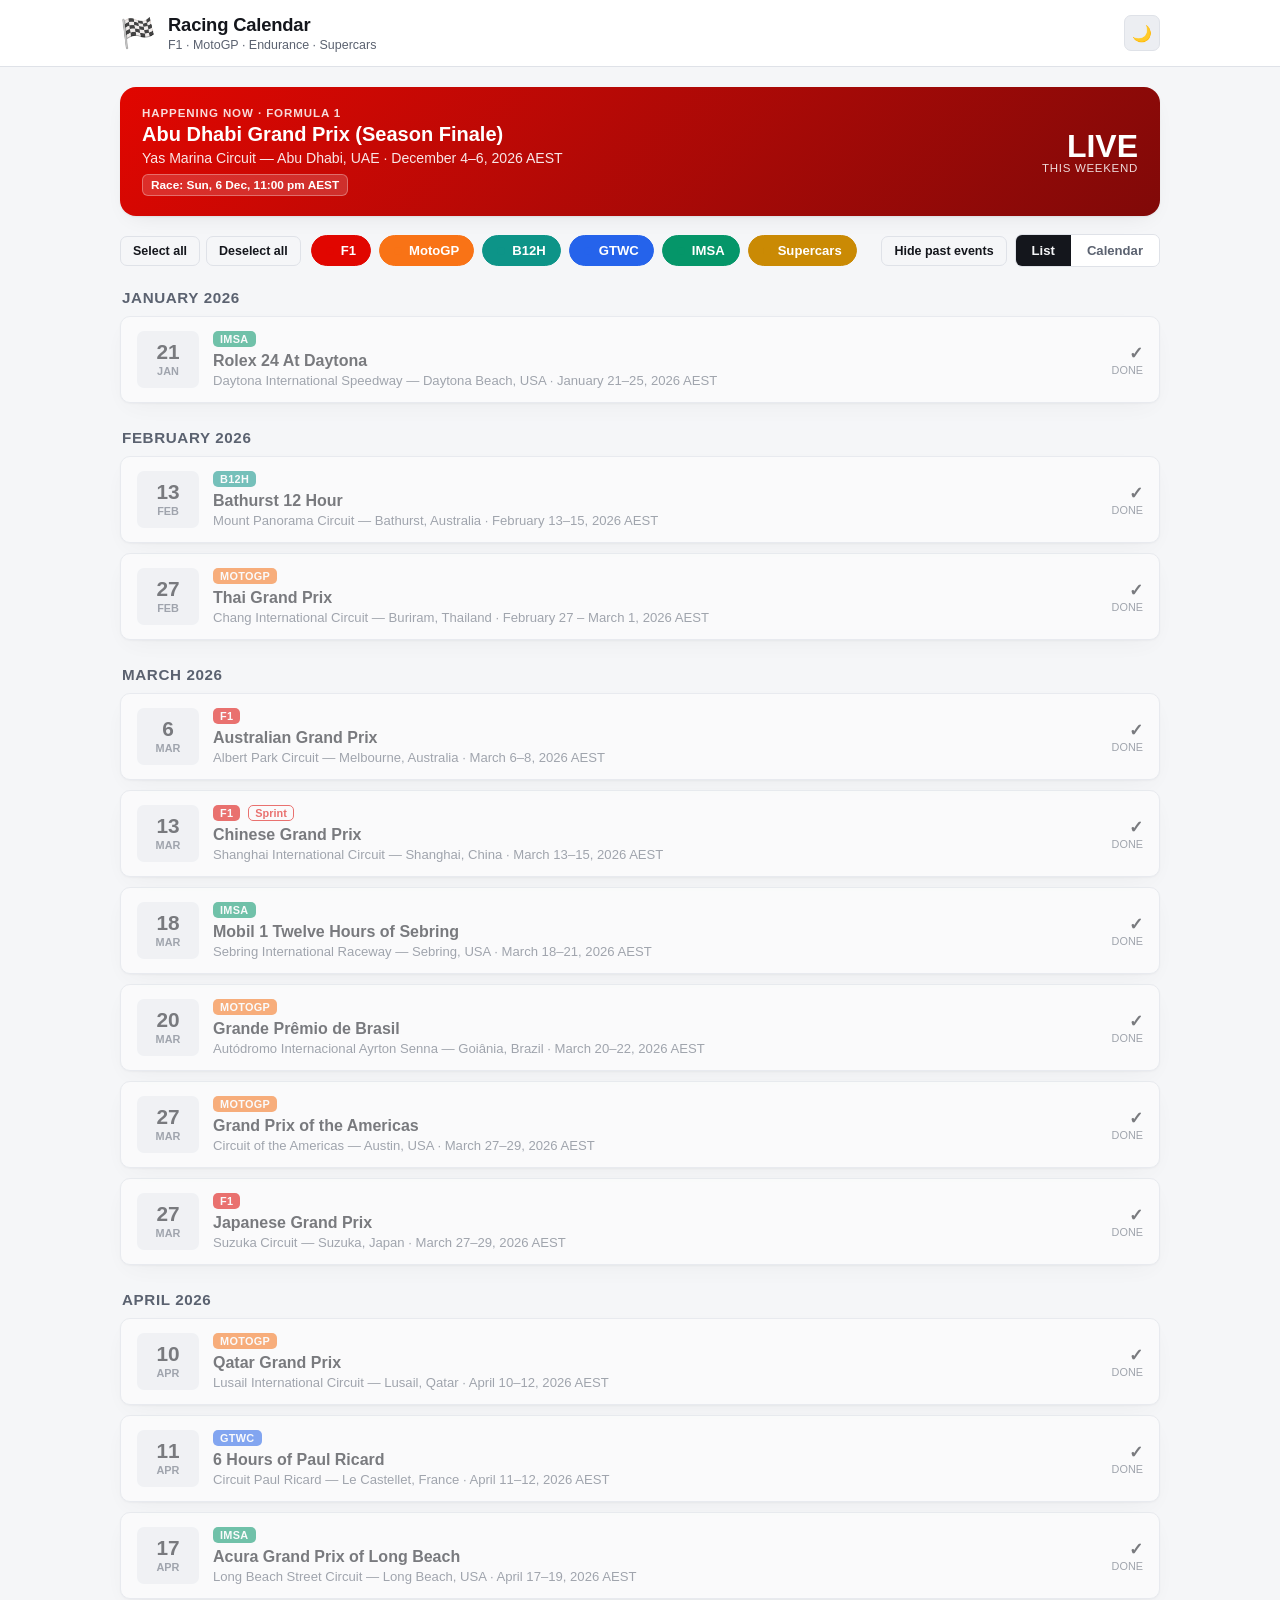
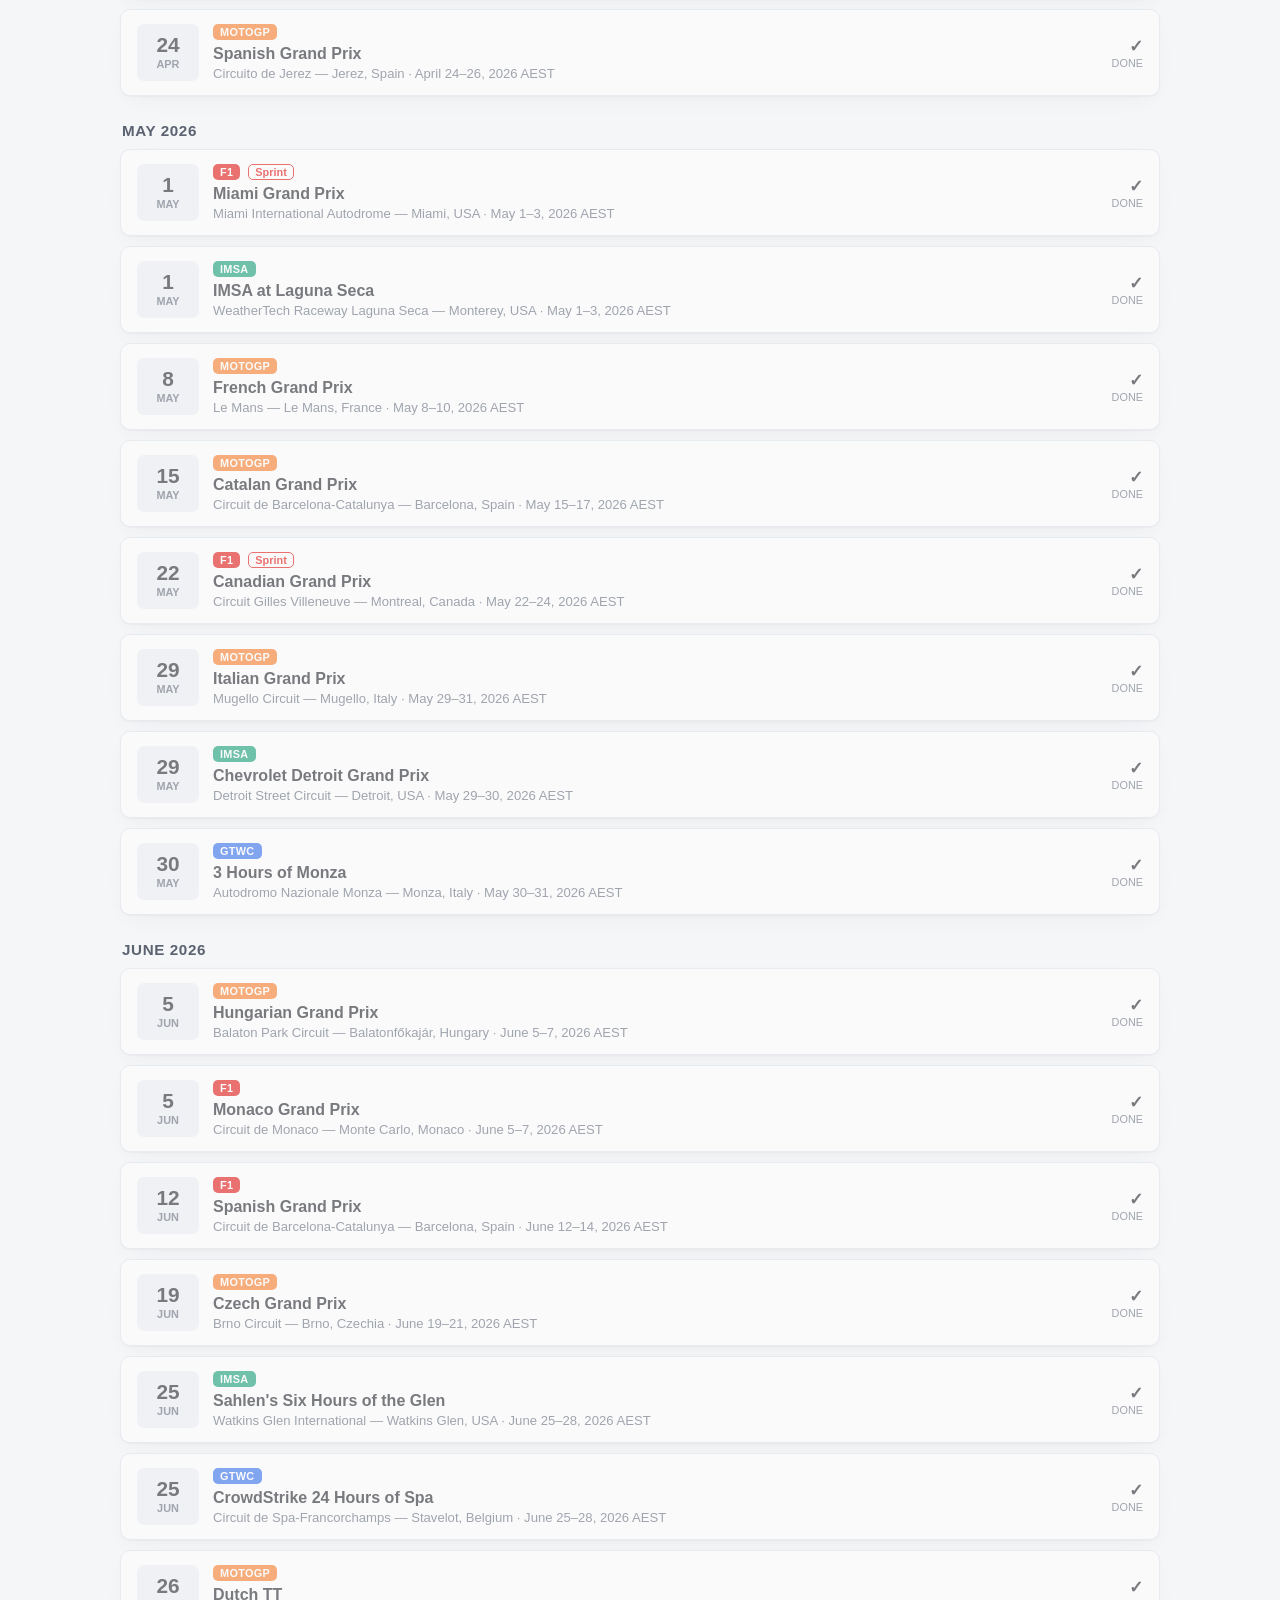
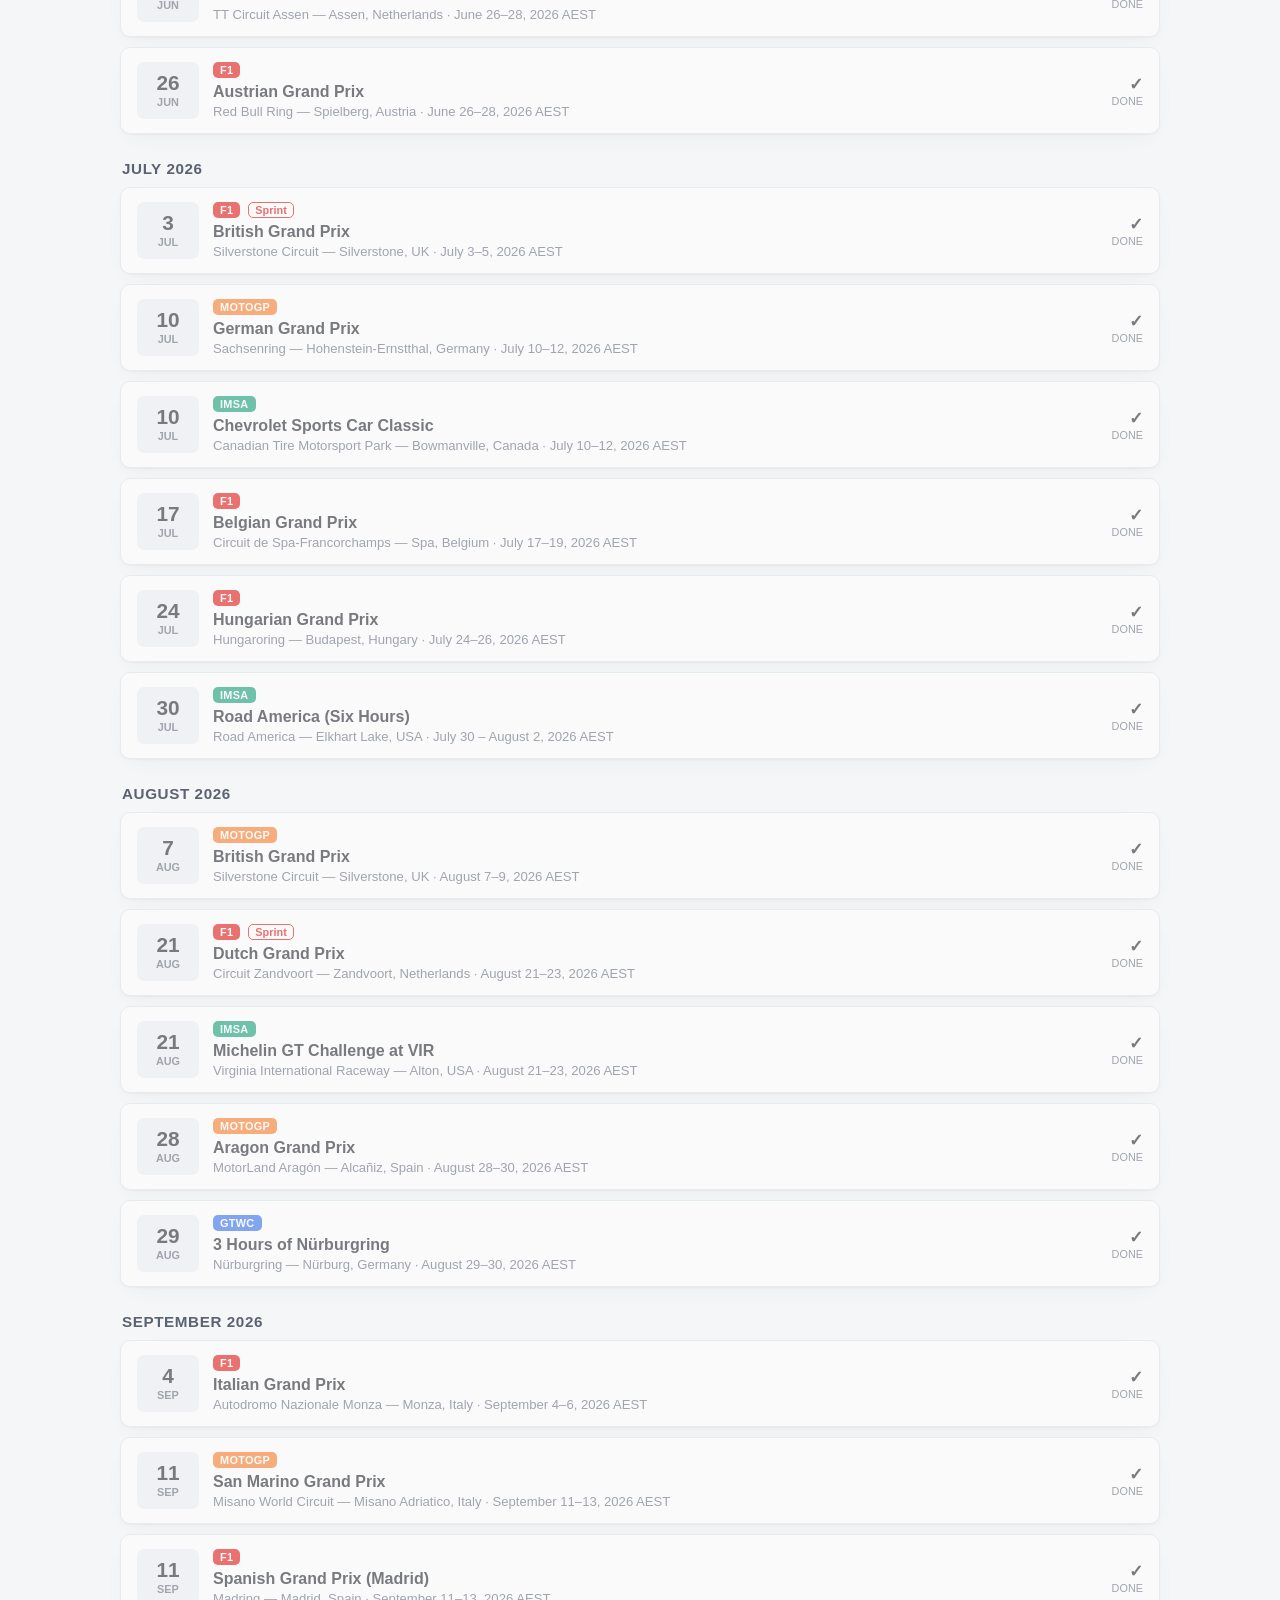
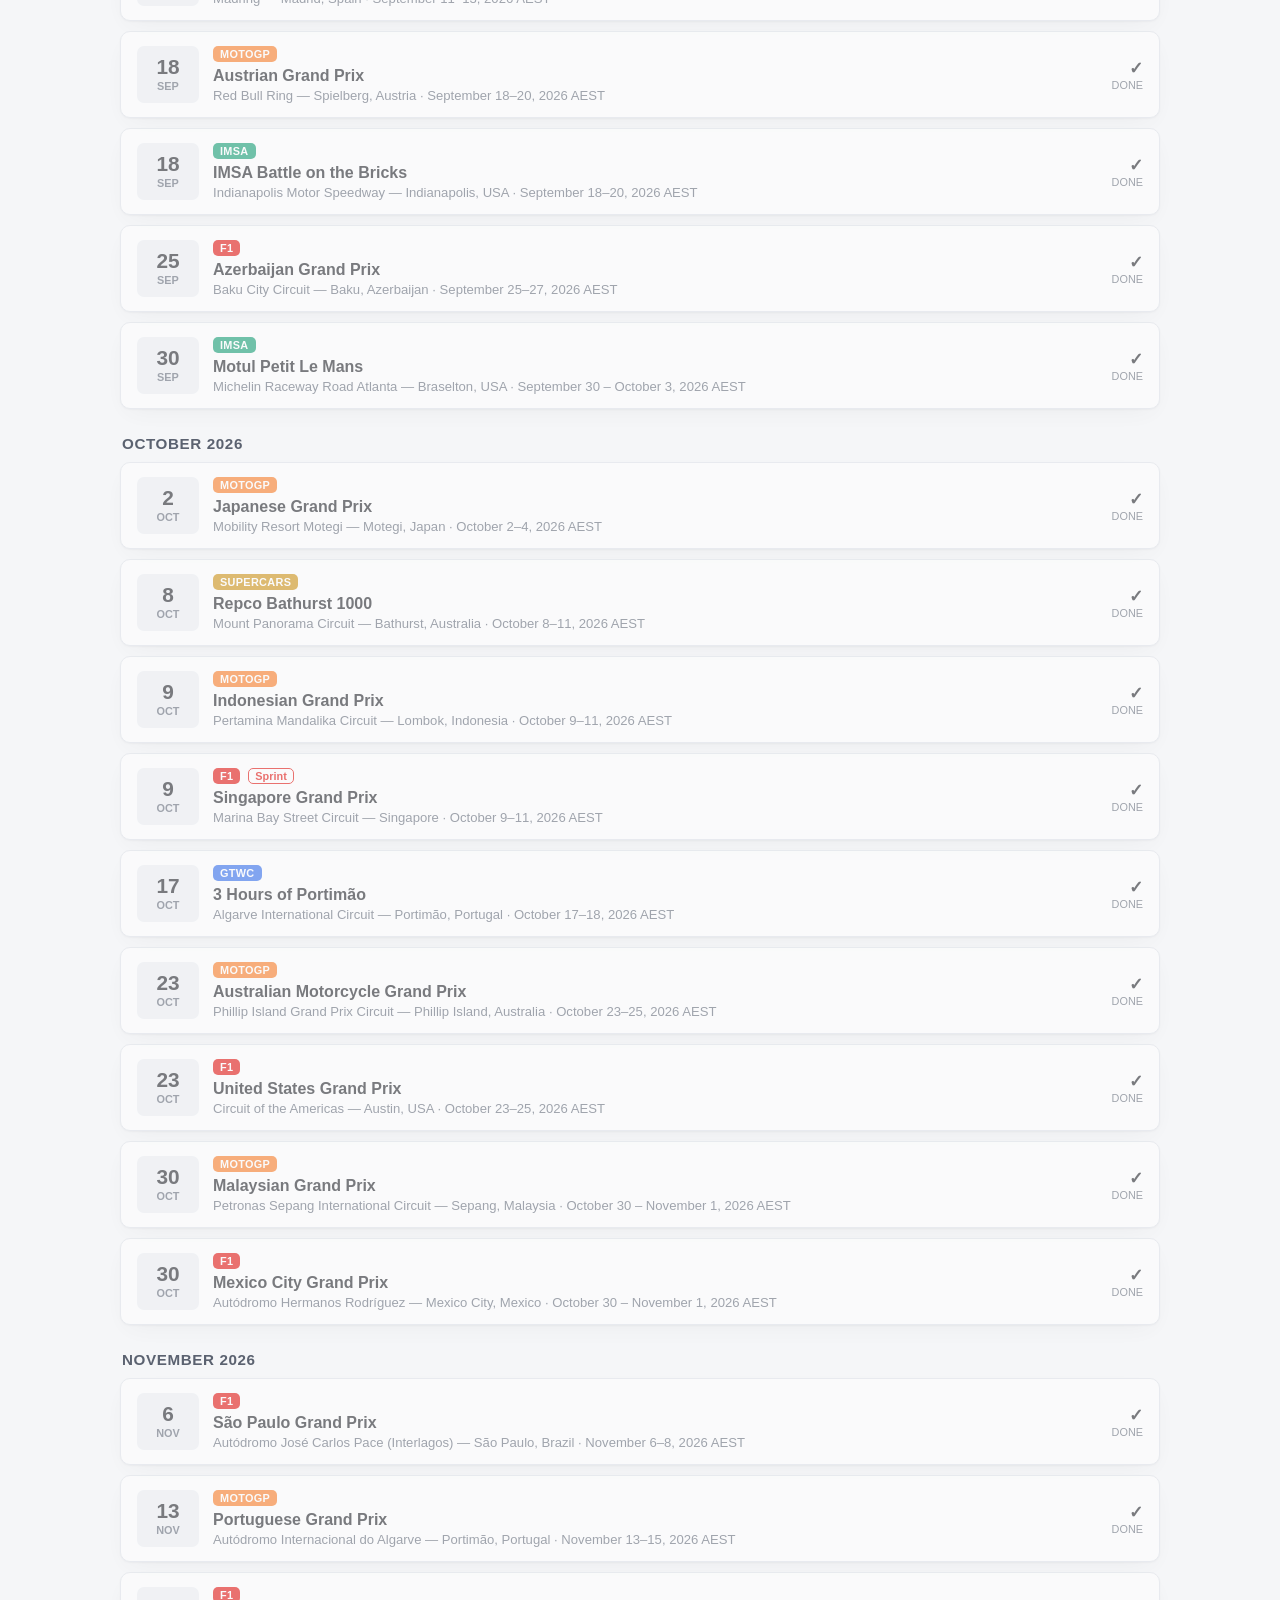
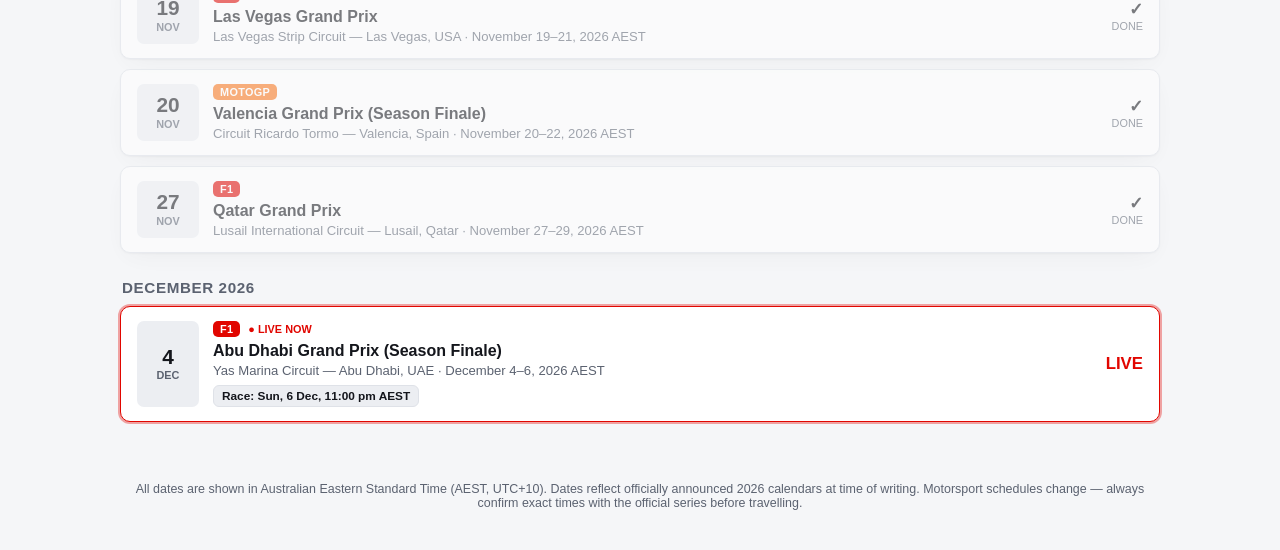
<file: index.html>
<!doctype html>
<html lang="en">
<head>
  <meta charset="UTF-8" />
  <meta name="viewport" content="width=device-width, initial-scale=1, viewport-fit=cover" />
  <title>Racing Calendar — F1, MotoGP, IMSA, GTWC &amp; Endurance</title>
  <meta name="description" content="A single calendar for F1, MotoGP, Bathurst 12 Hour, GT World Challenge Europe, IMSA and the Bathurst 1000." />
  <meta name="theme-color" content="#0b0d12" />
  <link rel="icon" href="data:image/svg+xml,%3Csvg xmlns='http://www.w3.org/2000/svg' viewBox='0 0 100 100'%3E%3Ctext y='.9em' font-size='90'%3E🏁%3C/text%3E%3C/svg%3E" />
  <link rel="stylesheet" href="css/styles.css" />
</head>
<body>
  <header class="site-header">
    <div class="header-inner">
      <div class="brand">
        <span class="brand-flag" aria-hidden="true">🏁</span>
        <div class="brand-text">
          <h1>Racing Calendar</h1>
          <p class="tagline">F1 &middot; MotoGP &middot; Endurance &middot; Supercars</p>
        </div>
      </div>
      <div class="header-actions">
        <button id="theme-toggle" class="icon-btn" type="button" aria-label="Toggle dark mode" title="Toggle dark mode">
          <span class="theme-icon">🌙</span>
        </button>
      </div>
    </div>
  </header>

  <main>
    <section id="next-up" class="next-up" aria-live="polite"></section>

    <section class="controls">
      <div class="controls-inner">
        <div class="filters-group">
          <div class="filter-actions">
            <button id="filters-all" class="btn-ghost" type="button">Select all</button>
            <button id="filters-none" class="btn-ghost" type="button">Deselect all</button>
          </div>
          <div class="series-filters" id="series-filters" role="group" aria-label="Filter by series"></div>
        </div>
        <div class="view-group">
          <button id="hide-past-toggle" class="btn-ghost toggle-btn" type="button" aria-pressed="false">
            Hide past events
          </button>
          <div class="view-toggle" role="group" aria-label="Choose view">
            <button class="view-btn is-active" data-view="list" type="button">List</button>
            <button class="view-btn" data-view="calendar" type="button">Calendar</button>
          </div>
        </div>
      </div>
    </section>

    <section id="calendar-view" class="calendar-view" hidden>
      <div class="calendar-nav">
        <button id="cal-prev" class="icon-btn" type="button" aria-label="Previous month">&larr;</button>
        <h2 id="cal-month-label"></h2>
        <button id="cal-next" class="icon-btn" type="button" aria-label="Next month">&rarr;</button>
        <button id="cal-today" class="btn-ghost" type="button">Today</button>
      </div>
      <div class="calendar-weekdays" id="cal-weekdays"></div>
      <div class="calendar-grid" id="cal-grid"></div>
      <div id="cal-day-detail" class="cal-day-detail" hidden></div>
    </section>

    <section id="list-view" class="list-view"></section>
  </main>

  <footer class="site-footer">
    <p>
      All dates are shown in Australian Eastern Standard Time (AEST, UTC+10). Dates reflect officially
      announced 2026 calendars at time of writing. Motorsport schedules change — always confirm exact
      times with the official series before travelling.
    </p>
  </footer>

  <script src="js/data.js"></script>
  <script src="js/app.js"></script>
</body>
</html>
</file>
<file: css/styles.css>
:root {
  --bg: #f5f6f8;
  --bg-elevated: #ffffff;
  --bg-subtle: #eceef2;
  --text: #14161c;
  --text-muted: #5b6270;
  --border: #dfe2e8;
  --accent: #14161c;
  --shadow: 0 1px 2px rgba(20, 22, 28, 0.06), 0 8px 24px -12px rgba(20, 22, 28, 0.12);
  --radius-lg: 16px;
  --radius-md: 10px;
  --radius-sm: 7px;
  --font: -apple-system, BlinkMacSystemFont, "Segoe UI", Roboto, Helvetica, Arial, sans-serif;
  --today-ring: #e10600;
}

html[data-theme="dark"] {
  --bg: #0b0d12;
  --bg-elevated: #14161d;
  --bg-subtle: #1b1e27;
  --text: #eef0f4;
  --text-muted: #9aa1b0;
  --border: #262a35;
  --accent: #eef0f4;
  --shadow: 0 1px 2px rgba(0, 0, 0, 0.4), 0 8px 24px -12px rgba(0, 0, 0, 0.6);
}

@media (prefers-color-scheme: dark) {
  html:not([data-theme="light"]) {
    --bg: #0b0d12;
    --bg-elevated: #14161d;
    --bg-subtle: #1b1e27;
    --text: #eef0f4;
    --text-muted: #9aa1b0;
    --border: #262a35;
    --accent: #eef0f4;
    --shadow: 0 1px 2px rgba(0, 0, 0, 0.4), 0 8px 24px -12px rgba(0, 0, 0, 0.6);
  }
}

* { box-sizing: border-box; }

html, body {
  margin: 0;
  padding: 0;
}

body {
  background: var(--bg);
  color: var(--text);
  font-family: var(--font);
  -webkit-font-smoothing: antialiased;
  min-height: 100vh;
}

h1, h2, h3, p { margin: 0; }

button {
  font-family: inherit;
}

/* ---------- Header ---------- */

.site-header {
  position: sticky;
  top: 0;
  z-index: 20;
  background: var(--bg-elevated);
  border-bottom: 1px solid var(--border);
}

.header-inner {
  max-width: 1080px;
  margin: 0 auto;
  padding: 14px 20px;
  display: flex;
  align-items: center;
  justify-content: space-between;
  gap: 12px;
}

.brand {
  display: flex;
  align-items: center;
  gap: 12px;
}

.brand-flag {
  font-size: 1.8rem;
  line-height: 1;
}

.brand-text h1 {
  font-size: 1.15rem;
  font-weight: 800;
  letter-spacing: -0.01em;
}

.tagline {
  font-size: 0.78rem;
  color: var(--text-muted);
  margin-top: 2px;
}

.icon-btn {
  border: 1px solid var(--border);
  background: var(--bg-subtle);
  color: var(--text);
  border-radius: var(--radius-sm);
  width: 36px;
  height: 36px;
  display: inline-flex;
  align-items: center;
  justify-content: center;
  cursor: pointer;
  font-size: 1rem;
}

.icon-btn:hover { background: var(--border); }

/* ---------- Next up ---------- */

.next-up {
  max-width: 1080px;
  margin: 20px auto 0;
  padding: 0 20px;
}

.next-up-card {
  background: linear-gradient(135deg, var(--card-color, #14161c), color-mix(in srgb, var(--card-color, #14161c) 55%, #0b0d12));
  color: #fff;
  border-radius: var(--radius-lg);
  padding: 20px 22px;
  box-shadow: var(--shadow);
  display: flex;
  flex-wrap: wrap;
  align-items: center;
  justify-content: space-between;
  gap: 16px;
}

.next-up-label {
  font-size: 0.72rem;
  font-weight: 700;
  text-transform: uppercase;
  letter-spacing: 0.08em;
  opacity: 0.85;
}

.next-up-title {
  font-size: 1.25rem;
  font-weight: 800;
  margin-top: 4px;
}

.next-up-sub {
  font-size: 0.88rem;
  opacity: 0.9;
  margin-top: 4px;
}

.next-up-countdown {
  text-align: right;
  min-width: 120px;
}

.next-up-countdown .num {
  font-size: 2rem;
  font-weight: 800;
  line-height: 1;
}

.next-up-countdown .unit {
  font-size: 0.72rem;
  text-transform: uppercase;
  letter-spacing: 0.06em;
  opacity: 0.85;
}

/* ---------- Controls ---------- */

.controls {
  max-width: 1080px;
  margin: 18px auto 0;
  padding: 0 20px;
}

.controls-inner {
  display: flex;
  flex-wrap: wrap;
  align-items: center;
  justify-content: space-between;
  gap: 12px;
}

.filters-group,
.view-group {
  display: flex;
  flex-wrap: wrap;
  align-items: center;
  gap: 8px;
}

.filter-actions {
  display: flex;
  gap: 6px;
  margin-right: 2px;
}

.series-filters {
  display: flex;
  flex-wrap: wrap;
  gap: 8px;
}

.toggle-btn.is-active {
  background: var(--text);
  color: var(--bg);
  border-color: var(--text);
}

.chip {
  border: 1px solid var(--border);
  background: var(--bg-elevated);
  color: var(--text-muted);
  border-radius: 999px;
  padding: 7px 14px;
  font-size: 0.82rem;
  font-weight: 600;
  cursor: pointer;
  display: inline-flex;
  align-items: center;
  gap: 7px;
  transition: transform 0.06s ease;
}

.chip:active { transform: scale(0.97); }

.chip .dot {
  width: 8px;
  height: 8px;
  border-radius: 50%;
  background: var(--dot-color, #999);
}

.chip.is-active {
  background: var(--dot-color, #14161c);
  border-color: var(--dot-color, #14161c);
  color: #fff;
}

.view-toggle {
  display: inline-flex;
  border: 1px solid var(--border);
  border-radius: var(--radius-sm);
  overflow: hidden;
}

.view-btn {
  border: none;
  background: var(--bg-elevated);
  color: var(--text-muted);
  padding: 8px 16px;
  font-size: 0.82rem;
  font-weight: 600;
  cursor: pointer;
}

.view-btn.is-active {
  background: var(--text);
  color: var(--bg);
}

/* ---------- List view ---------- */

.list-view {
  max-width: 1080px;
  margin: 22px auto 40px;
  padding: 0 20px;
}

.month-group {
  margin-bottom: 26px;
}

.month-heading {
  font-size: 0.95rem;
  font-weight: 800;
  color: var(--text-muted);
  text-transform: uppercase;
  letter-spacing: 0.04em;
  margin: 0 0 10px 2px;
}

.event-card {
  display: flex;
  gap: 14px;
  align-items: stretch;
  background: var(--bg-elevated);
  border: 1px solid var(--border);
  border-radius: var(--radius-md);
  padding: 14px 16px;
  margin-bottom: 10px;
  box-shadow: var(--shadow);
}

.event-card.is-past {
  opacity: 0.55;
}

.event-card.is-live {
  border-color: var(--card-color, var(--today-ring));
  box-shadow: 0 0 0 2px color-mix(in srgb, var(--card-color, var(--today-ring)) 35%, transparent);
}

.event-date-block {
  flex: 0 0 62px;
  display: flex;
  flex-direction: column;
  align-items: center;
  justify-content: center;
  background: var(--bg-subtle);
  border-radius: var(--radius-sm);
  padding: 8px 4px;
  text-align: center;
}

.event-date-block .day {
  font-size: 1.3rem;
  font-weight: 800;
  line-height: 1;
}

.event-date-block .mon {
  font-size: 0.68rem;
  font-weight: 700;
  text-transform: uppercase;
  color: var(--text-muted);
  margin-top: 2px;
}

.event-main {
  flex: 1;
  min-width: 0;
}

.event-top-row {
  display: flex;
  align-items: center;
  gap: 8px;
  flex-wrap: wrap;
}

.series-badge {
  font-size: 0.68rem;
  font-weight: 700;
  color: #fff;
  background: var(--card-color, #666);
  border-radius: 5px;
  padding: 2px 7px;
  text-transform: uppercase;
  letter-spacing: 0.03em;
}

.event-note {
  font-size: 0.68rem;
  font-weight: 700;
  color: var(--card-color, #666);
  border: 1px solid var(--card-color, #666);
  border-radius: 5px;
  padding: 1px 6px;
}

.status-tag {
  font-size: 0.68rem;
  font-weight: 700;
  color: var(--text-muted);
}

.status-tag.live {
  color: #e10600;
}

.event-name {
  font-size: 1rem;
  font-weight: 700;
  margin-top: 5px;
}

.event-meta {
  font-size: 0.82rem;
  color: var(--text-muted);
  margin-top: 3px;
}

.sessions {
  display: flex;
  flex-wrap: wrap;
  gap: 6px;
  margin-top: 7px;
}

.session-pill {
  font-size: 0.74rem;
  font-weight: 600;
  color: var(--text);
  background: var(--bg-subtle);
  border: 1px solid var(--border);
  border-radius: 6px;
  padding: 3px 8px;
  white-space: nowrap;
}

.sessions-tbc {
  font-size: 0.74rem;
  color: var(--text-muted);
  font-style: italic;
}

.next-up-sub + .sessions {
  margin-top: 8px;
}

.next-up-card .session-pill {
  background: rgba(255, 255, 255, 0.16);
  border-color: rgba(255, 255, 255, 0.3);
  color: #fff;
}

.next-up-card .sessions-tbc {
  color: rgba(255, 255, 255, 0.75);
}

.event-side {
  flex: 0 0 auto;
  display: flex;
  flex-direction: column;
  align-items: flex-end;
  justify-content: center;
  text-align: right;
  min-width: 70px;
}

.event-side .countdown-num {
  font-size: 1.05rem;
  font-weight: 800;
}

.event-side .countdown-unit {
  font-size: 0.68rem;
  color: var(--text-muted);
  text-transform: uppercase;
}

.empty-state {
  text-align: center;
  color: var(--text-muted);
  padding: 60px 20px;
  font-size: 0.95rem;
}

/* ---------- Calendar view ---------- */

.calendar-view {
  max-width: 1080px;
  margin: 22px auto 40px;
  padding: 0 20px;
}

.calendar-nav {
  display: flex;
  align-items: center;
  gap: 12px;
  margin-bottom: 12px;
}

.calendar-nav h2 {
  font-size: 1.05rem;
  font-weight: 800;
  flex: 1;
  text-align: center;
}

.btn-ghost {
  border: 1px solid var(--border);
  background: transparent;
  color: var(--text);
  border-radius: var(--radius-sm);
  padding: 7px 12px;
  font-size: 0.78rem;
  font-weight: 700;
  cursor: pointer;
}

.calendar-weekdays {
  display: grid;
  grid-template-columns: repeat(7, 1fr);
  gap: 6px;
  margin-bottom: 6px;
}

.calendar-weekdays span {
  text-align: center;
  font-size: 0.68rem;
  font-weight: 700;
  color: var(--text-muted);
  text-transform: uppercase;
}

.calendar-grid {
  display: grid;
  grid-template-columns: repeat(7, 1fr);
  gap: 6px;
}

.cal-cell {
  background: var(--bg-elevated);
  border: 1px solid var(--border);
  border-radius: var(--radius-sm);
  min-height: 88px;
  padding: 6px;
  display: flex;
  flex-direction: column;
  gap: 4px;
  cursor: default;
}

.cal-cell.outside {
  opacity: 0.35;
}

.cal-cell.is-today {
  border-color: var(--today-ring);
  box-shadow: 0 0 0 1px var(--today-ring);
}

.cal-cell .cell-date {
  font-size: 0.75rem;
  font-weight: 700;
  color: var(--text-muted);
}

.cal-cell.is-today .cell-date {
  color: var(--today-ring);
}

.cal-event-pill {
  font-size: 0.62rem;
  font-weight: 700;
  color: #fff;
  background: var(--pill-color, #666);
  border-radius: 4px;
  padding: 2px 5px;
  white-space: nowrap;
  overflow: hidden;
  text-overflow: ellipsis;
  cursor: pointer;
}

.cal-event-more {
  font-size: 0.62rem;
  color: var(--text-muted);
  font-weight: 700;
}

.cal-day-detail {
  margin-top: 16px;
  background: var(--bg-elevated);
  border: 1px solid var(--border);
  border-radius: var(--radius-md);
  padding: 14px 16px;
}

.cal-day-detail h3 {
  font-size: 0.85rem;
  color: var(--text-muted);
  margin-bottom: 8px;
}

/* ---------- Footer ---------- */

.site-footer {
  max-width: 1080px;
  margin: 0 auto;
  padding: 20px 20px 40px;
  color: var(--text-muted);
  font-size: 0.78rem;
  text-align: center;
}

/* ---------- Responsive ---------- */

@media (max-width: 720px) {
  .header-inner { padding: 12px 16px; }
  .brand-text h1 { font-size: 1.02rem; }
  .next-up, .controls, .list-view, .calendar-view { padding-left: 16px; padding-right: 16px; }

  .next-up-card { flex-direction: column; align-items: flex-start; }
  .next-up-countdown { text-align: left; }

  .cal-cell { min-height: 70px; }
  .calendar-weekdays span { font-size: 0.6rem; }
  .cal-event-pill { display: none; }
  .cal-cell.has-event { position: relative; }
  .cal-cell.has-event::after {
    content: "";
    position: absolute;
    bottom: 6px;
    left: 6px;
    width: 6px;
    height: 6px;
    border-radius: 50%;
    background: var(--pill-color, #666);
  }

  .event-side { min-width: 56px; }
}

@media (max-width: 420px) {
  .brand-text .tagline { display: none; }
  .view-btn { padding: 8px 12px; }
}
</file>
